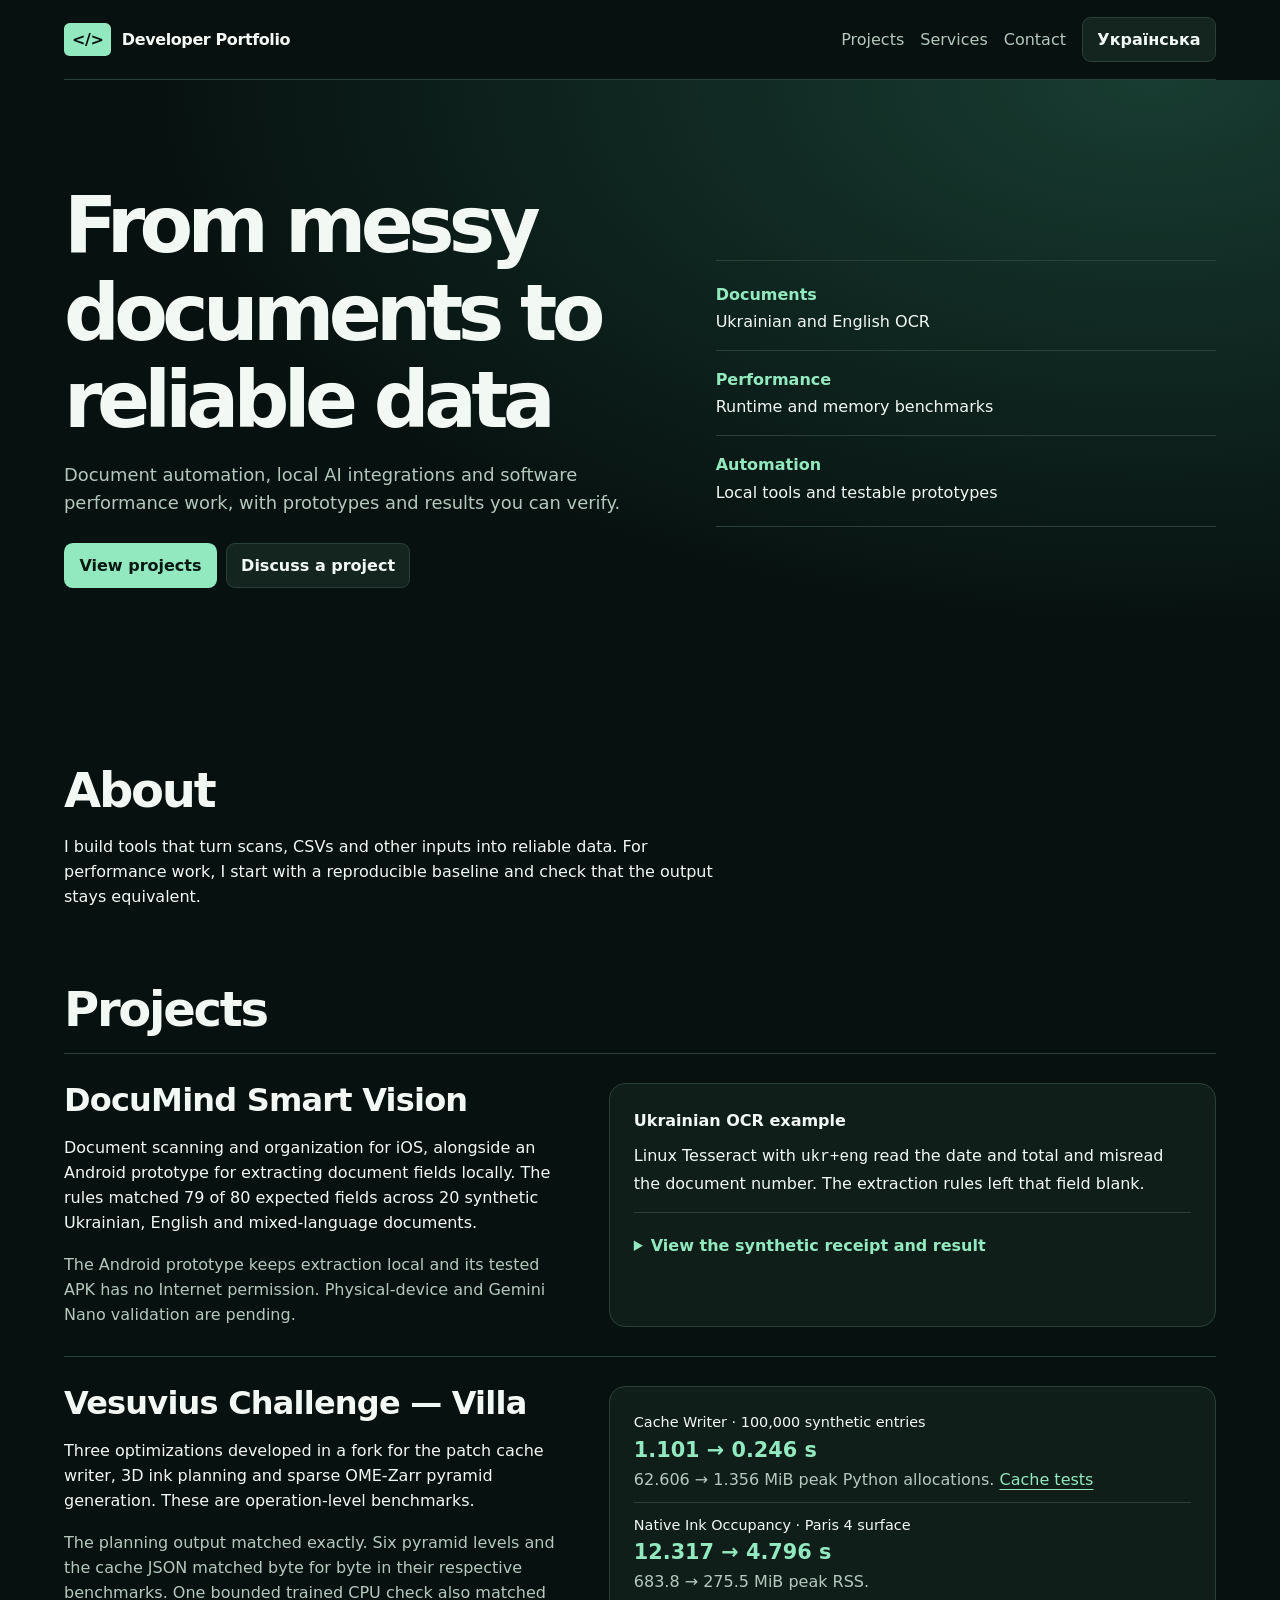
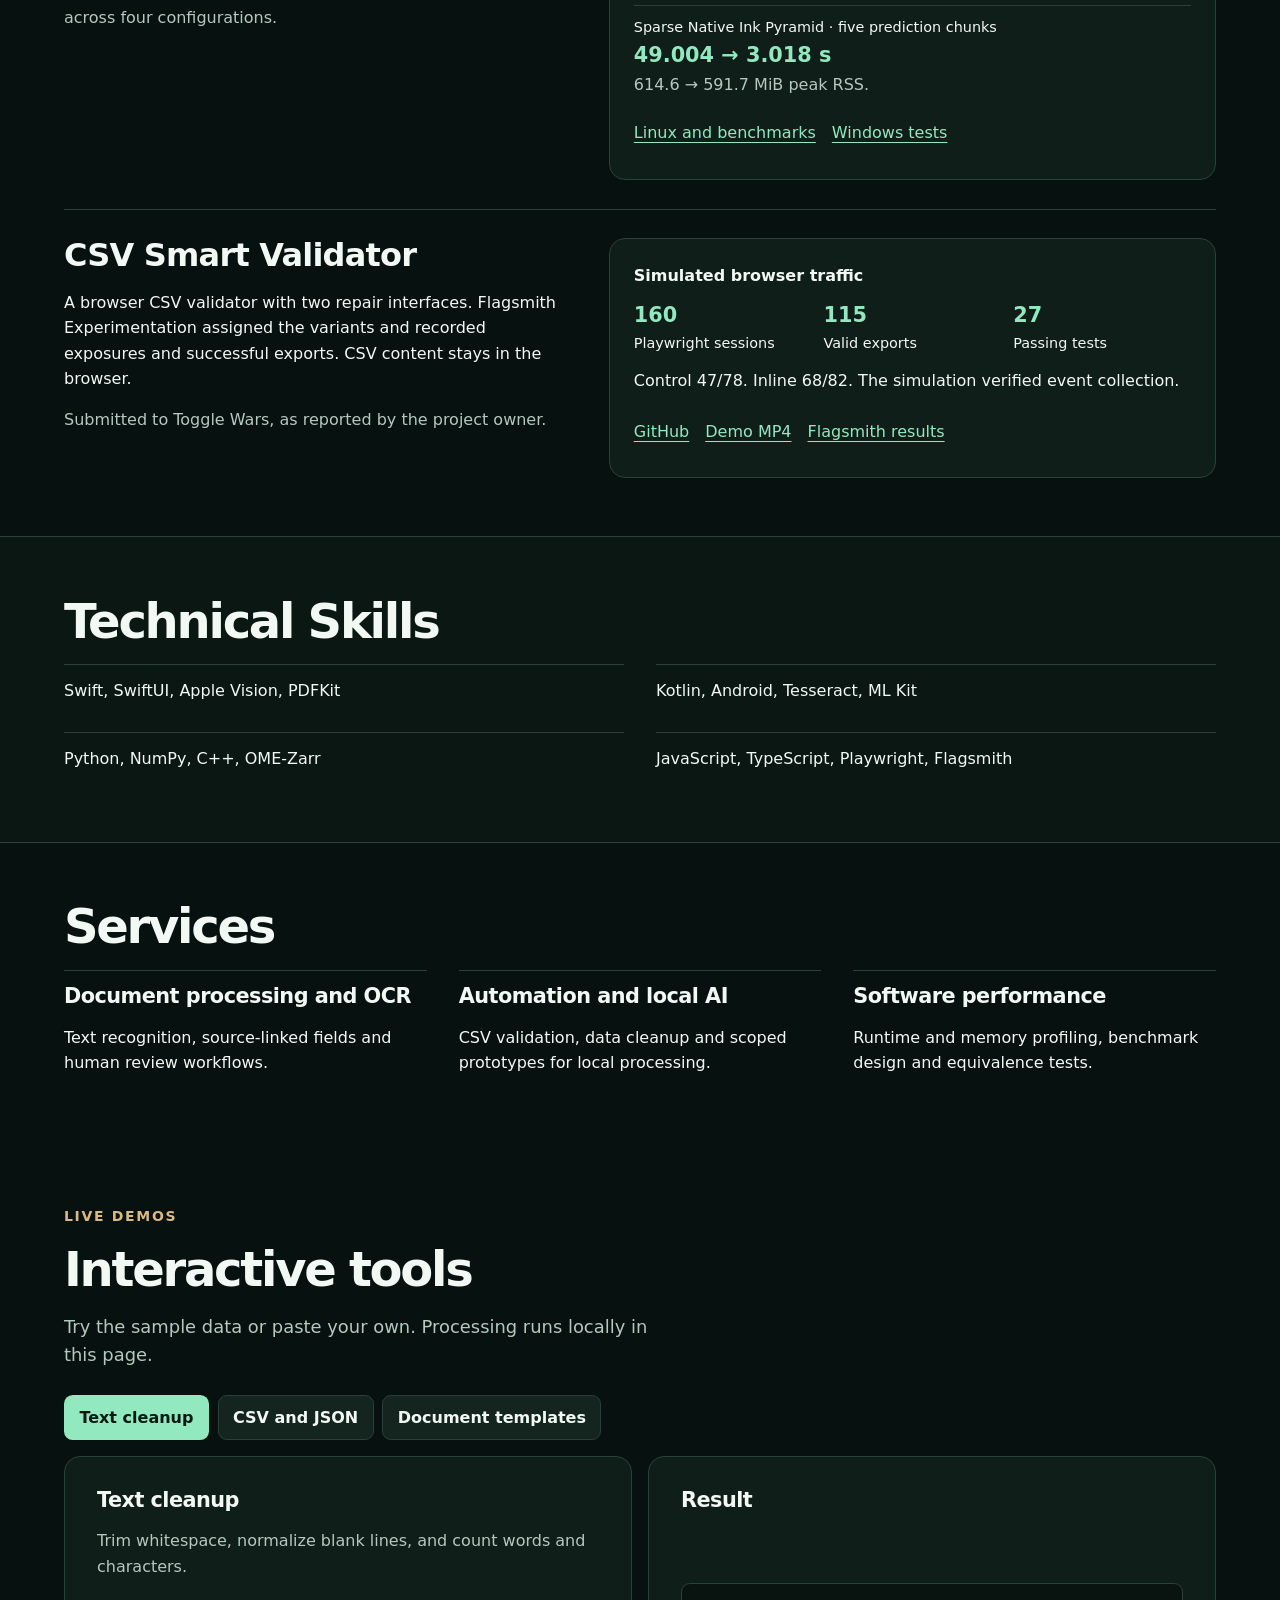
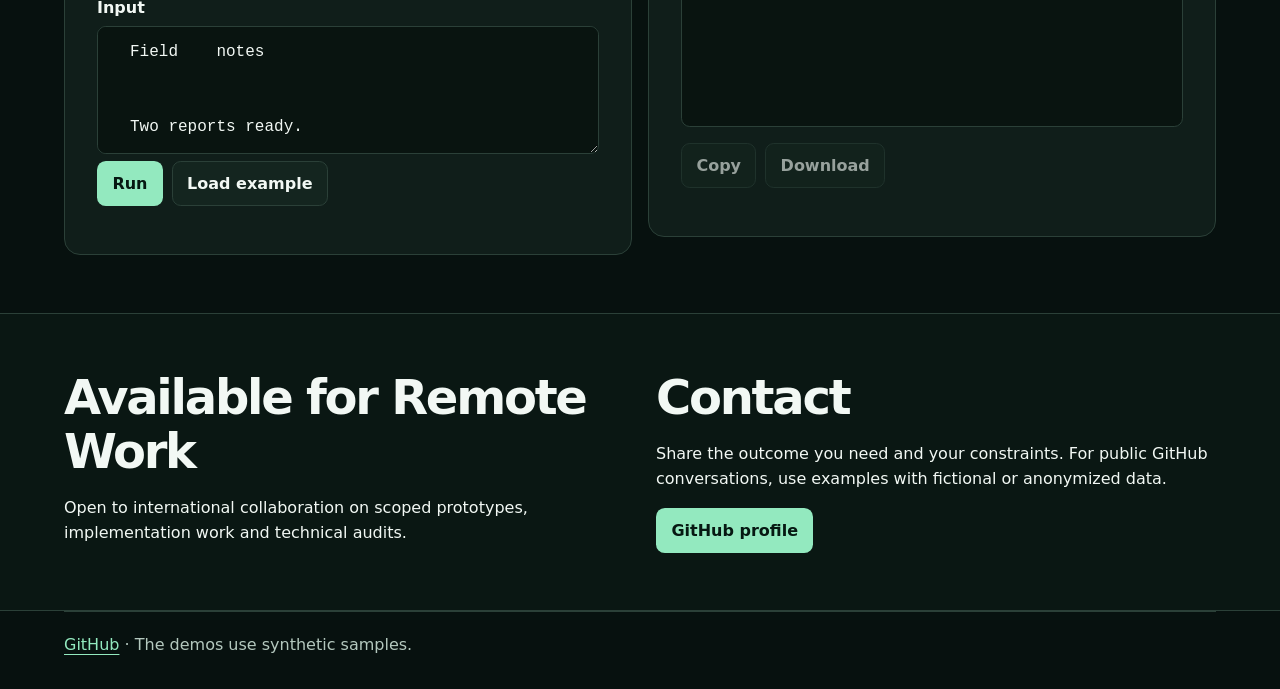
<file: docs/index.html>
<!doctype html>
<html lang="en">
<head>
<meta charset="utf-8">
<meta name="viewport" content="width=device-width, initial-scale=1">
<title>Developer Portfolio | OCR, Automation &amp; Software Performance</title>
<meta name="description" content="Portfolio for remote document automation, local OCR and AI integrations, software performance, and prototypes with reproducible evidence.">
<meta name="theme-color" content="#07110f">
<link rel="canonical" href="https://dmitro72-deputat.github.io/portfolio/">
<link rel="alternate" hreflang="en" href="https://dmitro72-deputat.github.io/portfolio/">
<link rel="alternate" hreflang="uk" href="https://dmitro72-deputat.github.io/portfolio/uk.html">
<link rel="alternate" hreflang="x-default" href="https://dmitro72-deputat.github.io/portfolio/">
<meta property="og:type" content="website">
<meta property="og:title" content="Developer Portfolio | OCR, Automation &amp; Software Performance">
<meta property="og:description" content="Portfolio for remote document automation, local OCR and AI integrations, software performance, and prototypes with reproducible evidence.">
<meta property="og:url" content="https://dmitro72-deputat.github.io/portfolio/">
<meta property="og:locale" content="en_US">
<meta property="og:image" content="https://dmitro72-deputat.github.io/portfolio/assets/portfolio-preview.png">
<meta property="og:image:width" content="1200">
<meta property="og:image:height" content="630">
<meta property="og:image:alt" content="Portfolio for document automation, local AI and software performance">
<link rel="stylesheet" href="./style.css">
<script type="application/ld+json">
{
  "@context": "https://schema.org",
  "@type": "ProfilePage",
  "url": "https://dmitro72-deputat.github.io/portfolio/",
  "inLanguage": "en",
  "mainEntity": {
    "@type": "Person",
    "alternateName": "dmitro72-deputat",
    "url": "https://dmitro72-deputat.github.io/portfolio/",
    "sameAs": "https://github.com/dmitro72-deputat",
    "knowsAbout": ["Optical character recognition", "Document automation", "Local AI", "Software performance"]
  }
}
</script>
<script defer src="./logic.js"></script>
<script defer src="./app.js"></script>
</head>
<body>
<a class="skip" href="#main">Skip to content</a>
<header>
<a class="brand" href="./index.html"><span class="mark" aria-hidden="true">&lt;/&gt;</span>Developer Portfolio</a>
<nav aria-label="Main navigation">
<a href="#projects">Projects</a><a href="#services">Services</a><a href="#contact">Contact</a>
<a class="button" href="./uk.html" hreflang="uk" lang="uk">Українська</a>
</nav>
</header>
<main id="main">
<div class="hero"><div class="inner hero-grid">
<div><h1>From messy documents to reliable data</h1><p class="lead">Document automation, local AI integrations and software performance work, with prototypes and results you can verify.</p><div class="actions"><a class="button primary" href="#projects">View projects</a><a class="button" href="#contact">Discuss a project</a></div></div>
<aside class="hero-evidence" aria-label="Work at a glance">
<ul><li><span>Documents</span>Ukrainian and English OCR</li><li><span>Performance</span>Runtime and memory benchmarks</li><li><span>Automation</span>Local tools and testable prototypes</li></ul>
</aside>
</div></div>
<section id="about" class="inner narrow"><h2>About</h2><p>I build tools that turn scans, CSVs and other inputs into reliable data. For performance work, I start with a reproducible baseline and check that the output stays equivalent.</p></section>

<section id="projects" class="inner">
<h2>Projects</h2>
<article class="project">
<div><h3>DocuMind Smart Vision</h3><p>Document scanning and organization for iOS, alongside an Android prototype for extracting document fields locally. The rules matched 79 of 80 expected fields across 20 synthetic Ukrainian, English and mixed-language documents.</p><p class="meta">The Android prototype keeps extraction local and its tested APK has no Internet permission. Physical-device and Gemini Nano validation are pending.</p></div>
<div class="card evidence"><h4>Ukrainian OCR example</h4><p>Linux Tesseract with <code>ukr+eng</code> read the date and total and misread the document number. The extraction rules left that field blank.</p>
<details><summary>View the synthetic receipt and result</summary><img src="./assets/synthetic-receipt.png" width="1120" height="520" loading="lazy" alt="Synthetic receipt OCR-0010, dated 26 November 2026, totaling 135 Ukrainian hryvnias"><p><code>2026-11-26</code> · <code>135.00 UAH</code> · document number withheld</p></details></div>
</article>
<article class="project">
<div><h3>Vesuvius Challenge — Villa</h3><p>Three optimizations developed in a fork for the patch cache writer, 3D ink planning and sparse OME-Zarr pyramid generation. These are operation-level benchmarks.</p><p class="meta">The planning output matched exactly. Six pyramid levels and the cache JSON matched byte for byte in their respective benchmarks. One bounded trained CPU check also matched across four configurations.</p></div>
<div class="card evidence"><dl class="metrics"><div><dt>Cache Writer · 100,000 synthetic entries</dt><dd>1.101 → 0.246 s</dd><dd class="meta">62.606 → 1.356 MiB peak Python allocations. <a href="https://github.com/dmitro72-deputat/villa-validation/actions/runs/45852157905">Cache tests</a></dd></div>
<div><dt>Native Ink Occupancy · Paris 4 surface</dt><dd>12.317 → 4.796 s</dd><dd class="meta">683.8 → 275.5 MiB peak RSS.</dd></div>
<div><dt>Sparse Native Ink Pyramid · five prediction chunks</dt><dd>49.004 → 3.018 s</dd><dd class="meta">614.6 → 591.7 MiB peak RSS.</dd></div></dl>
<p class="links"><a href="https://github.com/dmitro72-deputat/villa-validation/actions/runs/45925374244">Linux and benchmarks</a><a href="https://github.com/dmitro72-deputat/villa-validation/actions/runs/45925374241">Windows tests</a></p></div>
</article>
<article class="project">
<div><h3>CSV Smart Validator</h3><p>A browser CSV validator with two repair interfaces. Flagsmith Experimentation assigned the variants and recorded exposures and successful exports. CSV content stays in the browser.</p><p class="meta">Submitted to Toggle Wars, as reported by the project owner.</p></div>
<div class="card evidence"><h4>Simulated browser traffic</h4><dl class="compact"><div><dt>Playwright sessions</dt><dd>160</dd></div><div><dt>Valid exports</dt><dd>115</dd></div><div><dt>Passing tests</dt><dd>27</dd></div></dl><p>Control 47/78. Inline 68/82. The simulation verified event collection.</p><p class="links"><a href="https://github.com/dmitro72-deputat/csv-smart-validator">GitHub</a><a href="https://raw.githubusercontent.com/dmitro72-deputat/csv-smart-validator/322075c3cfb2499868e1639f7582802ea14d7ffa/artifacts/toggle-wars-demo.mp4">Demo MP4</a><a href="https://raw.githubusercontent.com/dmitro72-deputat/csv-smart-validator/322075c3cfb2499868e1639f7582802ea14d7ffa/artifacts/flagsmith-dashboard.png">Flagsmith results</a></p></div>
</article></section>
<div class="band"><section id="skills" class="inner"><h2>Technical Skills</h2><ul class="skill-list"><li>Swift, SwiftUI, Apple Vision, PDFKit</li><li>Kotlin, Android, Tesseract, ML Kit</li><li>Python, NumPy, C++, OME-Zarr</li><li>JavaScript, TypeScript, Playwright, Flagsmith</li></ul></section></div>
<section id="services" class="inner"><h2>Services</h2><ul class="services"><li><h3>Document processing and OCR</h3><p>Text recognition, source-linked fields and human review workflows.</p></li><li><h3>Automation and local AI</h3><p>CSV validation, data cleanup and scoped prototypes for local processing.</p></li><li><h3>Software performance</h3><p>Runtime and memory profiling, benchmark design and equivalence tests.</p></li></ul></section>
<section id="tools" class="inner">
<p class="eyebrow">Live demos</p><h2>Interactive tools</h2><p class="lead">Try the sample data or paste your own. Processing runs locally in this page.</p>
<div class="modes" role="group" aria-label="Interactive tools">
<button type="button" data-mode="text" aria-pressed="true">Text cleanup</button>
<button type="button" data-mode="data" aria-pressed="false">CSV and JSON</button>
<button type="button" data-mode="doc" aria-pressed="false">Document templates</button>
</div>
<div class="work-grid">
<form class="card" id="tool">
<h3 id="tool-title">Text cleanup</h3><p class="meta" id="hint"></p>
<div id="format-group" hidden><label for="format">Data format</label><select id="format"><option value="CSV">CSV — comma</option><option value="CSV_SEMI">CSV — semicolon</option><option value="TSV">TSV — tab</option><option>JSON</option></select></div>
<label id="input-label" for="input">Input</label>
<textarea id="input" maxlength="200000" spellcheck="false" aria-describedby="hint"></textarea>
<div id="values-group" hidden><label for="values">Values (JSON object)</label><textarea id="values" maxlength="200000" spellcheck="false"></textarea></div>
<div class="actions"><button class="primary" id="run">Run</button><button type="button" id="sample">Load example</button></div>
</form>
<div class="card"><h3 id="result-label">Result</h3><p class="status" id="status" role="status"></p>
<pre class="output" id="result" tabindex="0" aria-labelledby="result-label"></pre>
<div class="actions output-actions"><button type="button" id="copy" disabled>Copy</button><button type="button" id="download" disabled>Download</button></div>
</div></div>
<noscript><p>Enable JavaScript to run the interactive tools.</p></noscript>
</section>
<div class="band"><section id="availability" class="inner availability"><div>
<h2>Available for Remote Work</h2>
<p>Open to international collaboration on scoped prototypes, implementation work and technical audits.</p>
</div><div id="contact"><h2>Contact</h2><p>Share the outcome you need and your constraints. For public GitHub conversations, use examples with fictional or anonymized data.</p><a class="button primary" href="https://github.com/dmitro72-deputat">GitHub profile</a></div></section></div>
</main>
<footer><a href="https://github.com/dmitro72-deputat">GitHub</a> · The demos use synthetic samples.</footer>
</body></html>
</file>
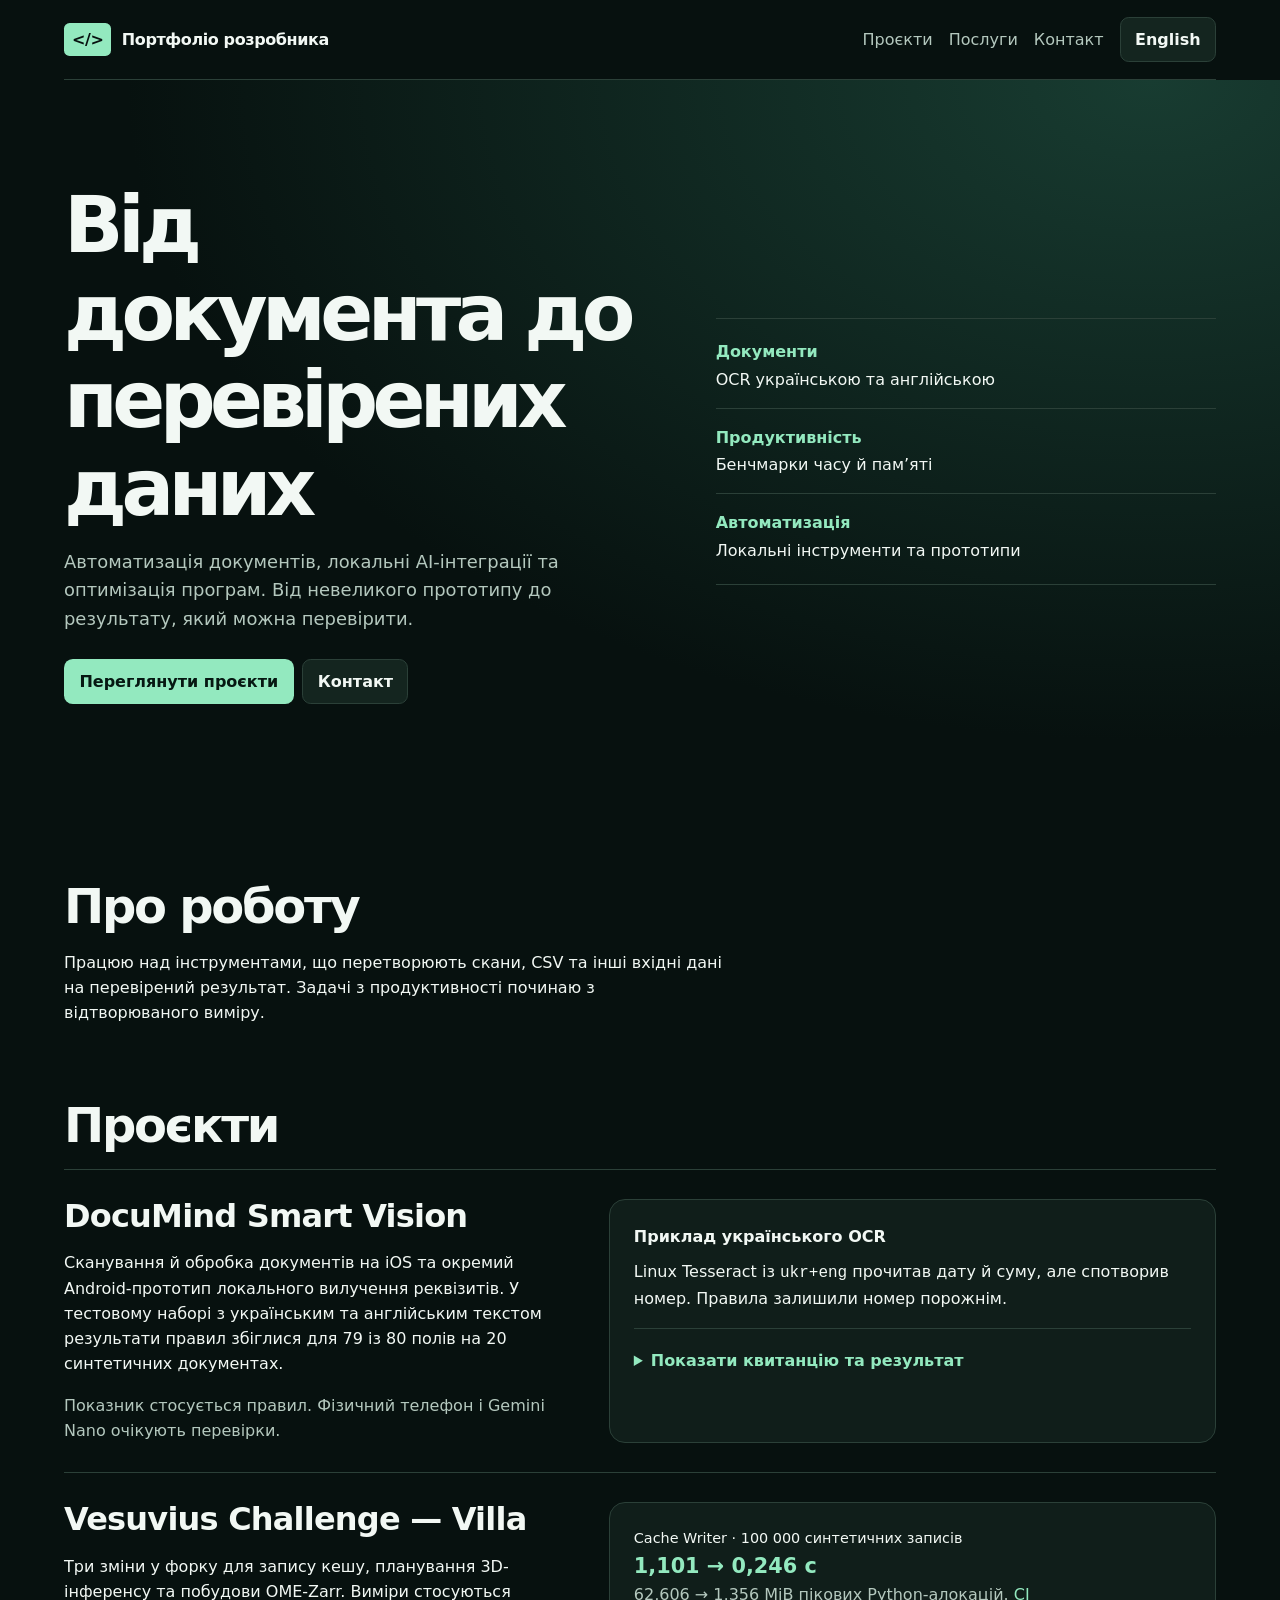
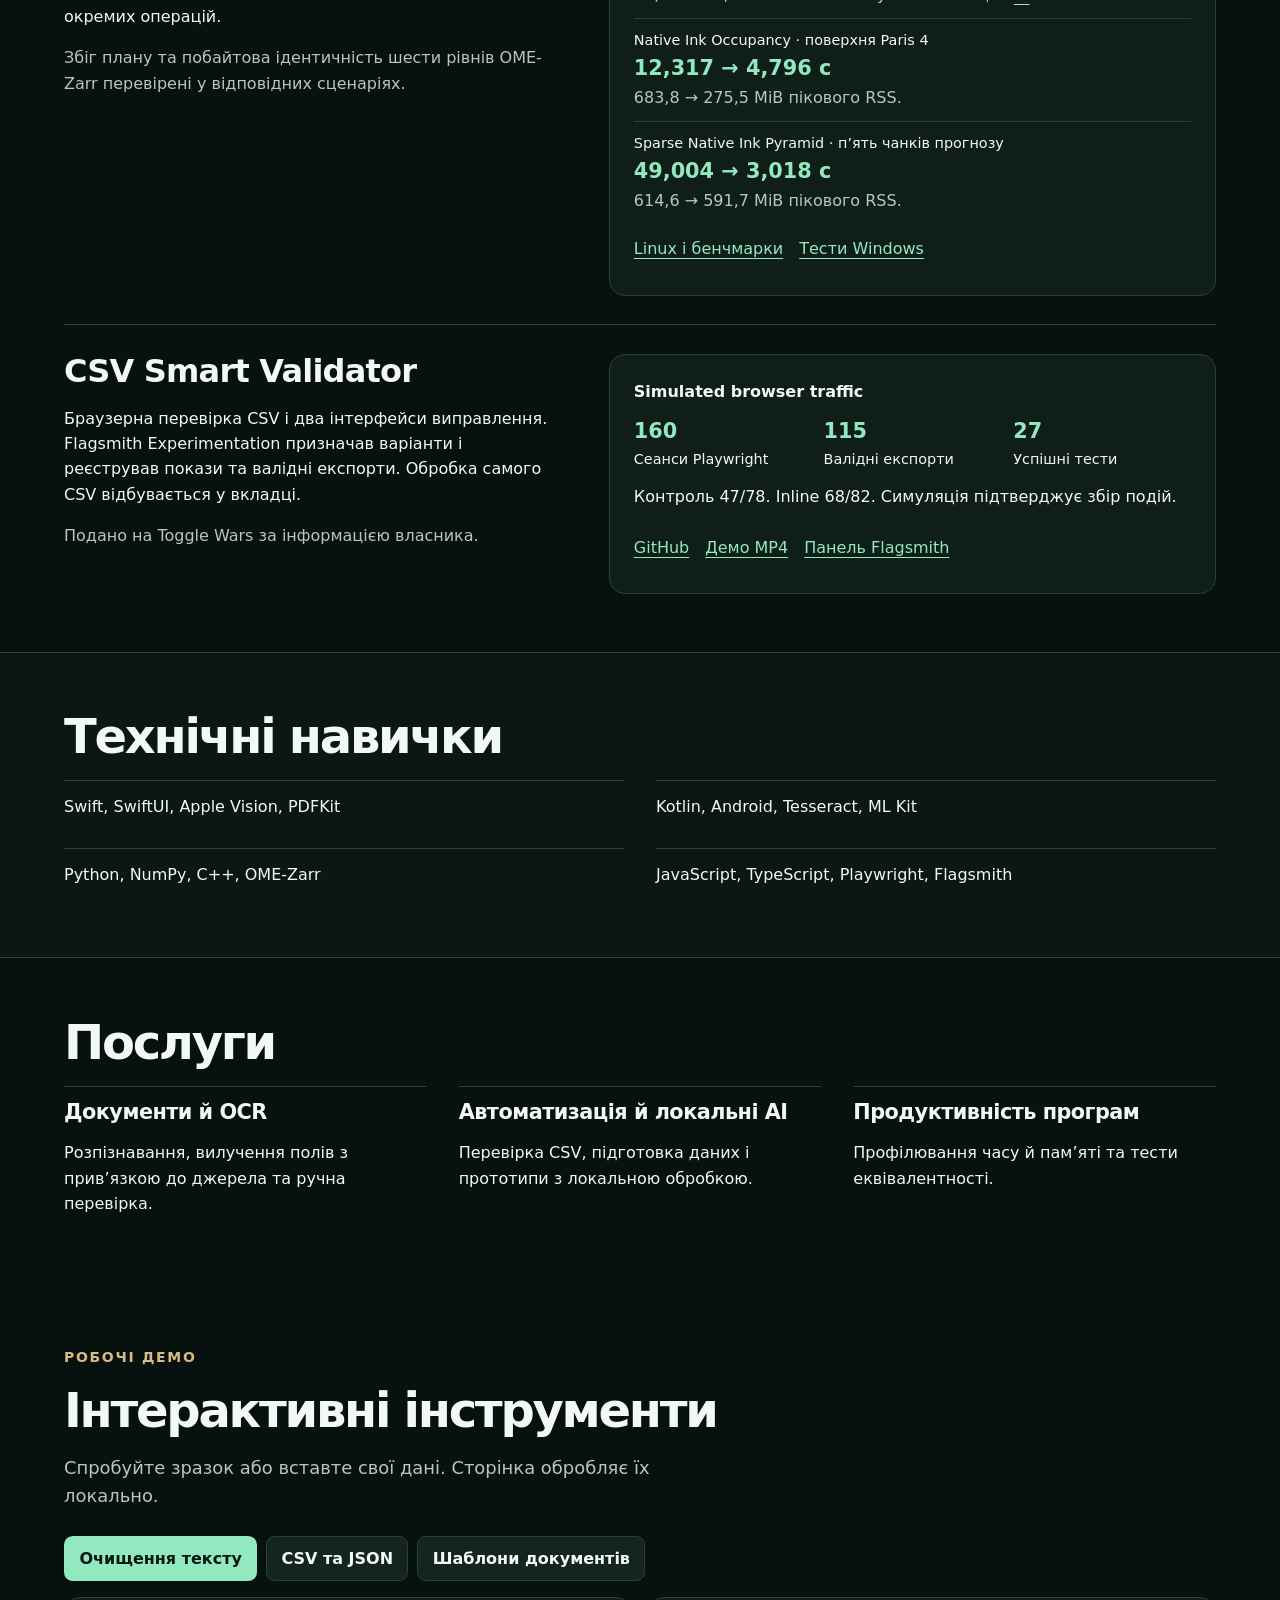
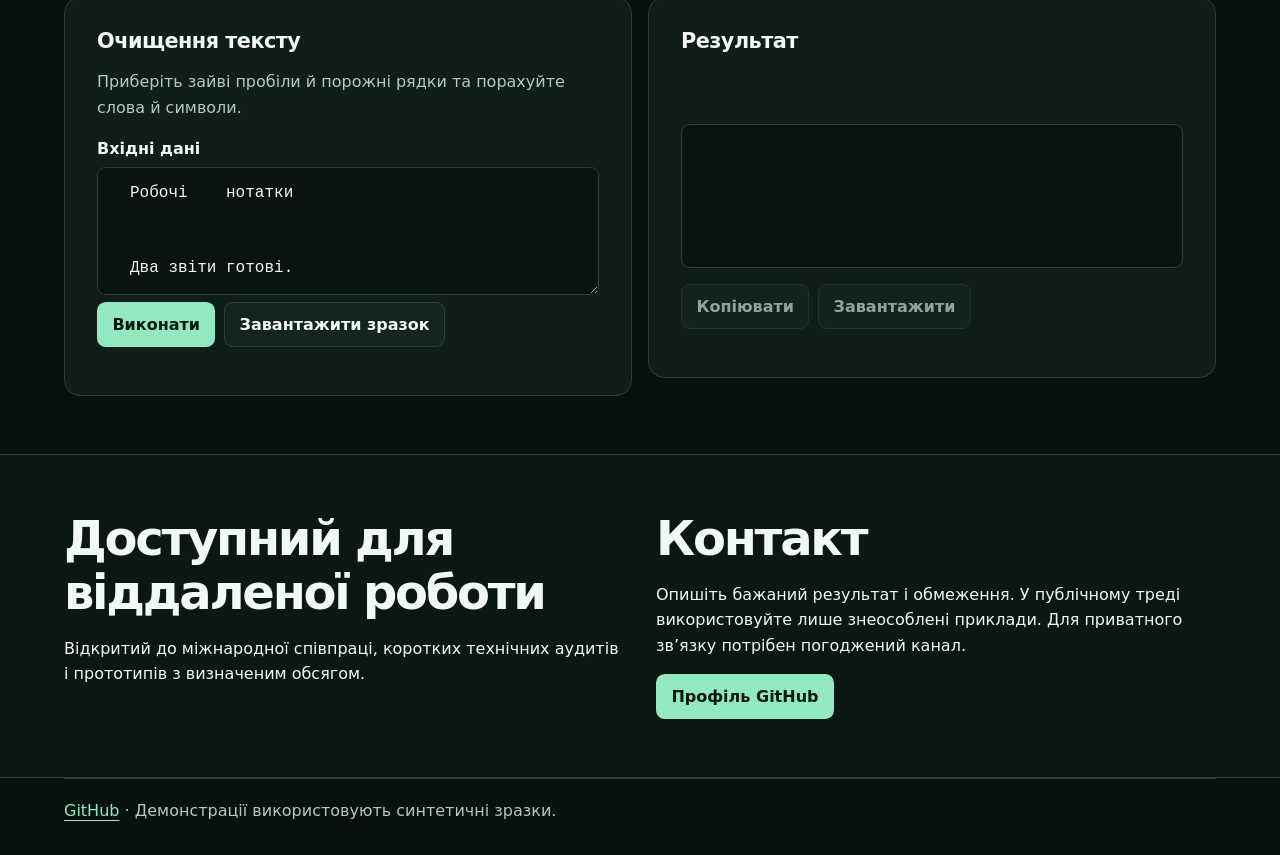
<file: docs/uk.html>
<!doctype html>
<html lang="uk">
<head>
<meta charset="utf-8">
<meta name="viewport" content="width=device-width, initial-scale=1">
<title>Портфоліо розробника · OCR, автоматизація й оптимізація</title>
<meta name="description" content="Розробка локальних OCR та AI-інтеграцій, автоматизація CSV і оптимізація програм. Проєкти DocuMind, Villa та CSV Smart Validator.">
<meta name="theme-color" content="#07110f">
<link rel="canonical" href="https://dmitro72-deputat.github.io/portfolio/uk.html">
<link rel="alternate" hreflang="en" href="https://dmitro72-deputat.github.io/portfolio/">
<link rel="alternate" hreflang="uk" href="https://dmitro72-deputat.github.io/portfolio/uk.html">
<link rel="alternate" hreflang="x-default" href="https://dmitro72-deputat.github.io/portfolio/">
<meta property="og:type" content="website">
<meta property="og:title" content="Портфоліо розробника · OCR, автоматизація й оптимізація">
<meta property="og:description" content="Розробка локальних OCR та AI-інтеграцій, автоматизація CSV і оптимізація програм. Проєкти DocuMind, Villa та CSV Smart Validator.">
<meta property="og:url" content="https://dmitro72-deputat.github.io/portfolio/uk.html">
<meta property="og:locale" content="uk_UA">
<meta property="og:image" content="https://dmitro72-deputat.github.io/portfolio/assets/portfolio-preview.png">
<meta property="og:image:width" content="1200">
<meta property="og:image:height" content="630">
<meta property="og:image:alt" content="Портфоліо з автоматизації документів, локального AI та оптимізації програм">
<link rel="stylesheet" href="./style.css">
<script type="application/ld+json">
{
  "@context": "https://schema.org",
  "@type": "ProfilePage",
  "url": "https://dmitro72-deputat.github.io/portfolio/uk.html",
  "inLanguage": "uk",
  "mainEntity": {
    "@type": "Person",
    "alternateName": "dmitro72-deputat",
    "url": "https://dmitro72-deputat.github.io/portfolio/",
    "sameAs": "https://github.com/dmitro72-deputat",
    "knowsAbout": ["Optical character recognition", "Document automation", "Local AI", "Software performance"]
  }
}
</script>
<script defer src="./logic.js"></script>
<script defer src="./app.js"></script>
</head>
<body>
<a class="skip" href="#main">Перейти до вмісту</a>
<header>
<a class="brand" href="./uk.html"><span class="mark" aria-hidden="true">&lt;/&gt;</span>Портфоліо розробника</a>
<nav aria-label="Головна навігація">
<a href="#projects">Проєкти</a><a href="#services">Послуги</a><a href="#contact">Контакт</a>
<a class="button" href="./index.html" hreflang="en" lang="en">English</a>
</nav>
</header>
<main id="main">
<div class="hero"><div class="inner hero-grid">
<div><h1>Від документа до перевірених даних</h1><p class="lead">Автоматизація документів, локальні AI-інтеграції та оптимізація програм. Від невеликого прототипу до результату, який можна перевірити.</p><div class="actions"><a class="button primary" href="#projects">Переглянути проєкти</a><a class="button" href="#contact">Контакт</a></div></div>
<aside class="hero-evidence" aria-label="Коротко про роботу">
<ul><li><span>Документи</span>OCR українською та англійською</li><li><span>Продуктивність</span>Бенчмарки часу й пам’яті</li><li><span>Автоматизація</span>Локальні інструменти та прототипи</li></ul>
</aside>
</div></div>
<section id="about" class="inner narrow"><h2>Про роботу</h2><p>Працюю над інструментами, що перетворюють скани, CSV та інші вхідні дані на перевірений результат. Задачі з продуктивності починаю з відтворюваного виміру.</p></section>

<section id="projects" class="inner">
<h2>Проєкти</h2>
<article class="project">
<div><h3>DocuMind Smart Vision</h3><p>Сканування й обробка документів на iOS та окремий Android-прототип локального вилучення реквізитів. У тестовому наборі з українським та англійським текстом результати правил збіглися для 79 із 80 полів на 20 синтетичних документах.</p><p class="meta">Показник стосується правил. Фізичний телефон і Gemini Nano очікують перевірки.</p></div>
<div class="card evidence"><h4>Приклад українського OCR</h4><p>Linux Tesseract із <code>ukr+eng</code> прочитав дату й суму, але спотворив номер. Правила залишили номер порожнім.</p>
<details><summary>Показати квитанцію та результат</summary><img src="./assets/synthetic-receipt.png" width="1120" height="520" loading="lazy" alt="Синтетична квитанція OCR-0010, датована 26.11.2026, на суму 135 гривень"><p><code>2026-11-26</code> · <code>135.00 UAH</code> · номер не прийнято</p></details></div>
</article>
<article class="project">
<div><h3>Vesuvius Challenge — Villa</h3><p>Три зміни у форку для запису кешу, планування 3D-інференсу та побудови OME-Zarr. Виміри стосуються окремих операцій.</p><p class="meta">Збіг плану та побайтова ідентичність шести рівнів OME-Zarr перевірені у відповідних сценаріях.</p></div>
<div class="card evidence"><dl class="metrics"><div><dt>Cache Writer · 100&nbsp;000 синтетичних записів</dt><dd>1,101 → 0,246 с</dd><dd class="meta">62,606 → 1,356 MiB пікових Python-алокацій. <a href="https://github.com/dmitro72-deputat/villa-validation/actions/runs/45852157905">CI</a></dd></div>
<div><dt>Native Ink Occupancy · поверхня Paris 4</dt><dd>12,317 → 4,796 с</dd><dd class="meta">683,8 → 275,5 MiB пікового RSS.</dd></div>
<div><dt>Sparse Native Ink Pyramid · п’ять чанків прогнозу</dt><dd>49,004 → 3,018 с</dd><dd class="meta">614,6 → 591,7 MiB пікового RSS.</dd></div></dl>
<p class="links"><a href="https://github.com/dmitro72-deputat/villa-validation/actions/runs/45925374244">Linux і бенчмарки</a><a href="https://github.com/dmitro72-deputat/villa-validation/actions/runs/45925374241">Тести Windows</a></p></div>
</article>
<article class="project">
<div><h3>CSV Smart Validator</h3><p>Браузерна перевірка CSV і два інтерфейси виправлення. Flagsmith Experimentation призначав варіанти і реєстрував покази та валідні експорти. Обробка самого CSV відбувається у вкладці.</p><p class="meta">Подано на Toggle Wars за інформацією власника.</p></div>
<div class="card evidence"><h4>Simulated browser traffic</h4><dl class="compact"><div><dt>Сеанси Playwright</dt><dd>160</dd></div><div><dt>Валідні експорти</dt><dd>115</dd></div><div><dt>Успішні тести</dt><dd>27</dd></div></dl><p>Контроль 47/78. Inline 68/82. Симуляція підтверджує збір подій.</p><p class="links"><a href="https://github.com/dmitro72-deputat/csv-smart-validator">GitHub</a><a href="https://raw.githubusercontent.com/dmitro72-deputat/csv-smart-validator/322075c3cfb2499868e1639f7582802ea14d7ffa/artifacts/toggle-wars-demo.mp4">Демо MP4</a><a href="https://raw.githubusercontent.com/dmitro72-deputat/csv-smart-validator/322075c3cfb2499868e1639f7582802ea14d7ffa/artifacts/flagsmith-dashboard.png">Панель Flagsmith</a></p></div>
</article></section>
<div class="band"><section id="skills" class="inner"><h2>Технічні навички</h2><ul class="skill-list"><li>Swift, SwiftUI, Apple Vision, PDFKit</li><li>Kotlin, Android, Tesseract, ML Kit</li><li>Python, NumPy, C++, OME-Zarr</li><li>JavaScript, TypeScript, Playwright, Flagsmith</li></ul></section></div>
<section id="services" class="inner"><h2>Послуги</h2><ul class="services"><li><h3>Документи й OCR</h3><p>Розпізнавання, вилучення полів з прив’язкою до джерела та ручна перевірка.</p></li><li><h3>Автоматизація й локальні AI</h3><p>Перевірка CSV, підготовка даних і прототипи з локальною обробкою.</p></li><li><h3>Продуктивність програм</h3><p>Профілювання часу й пам’яті та тести еквівалентності.</p></li></ul></section>
<section id="tools" class="inner">
<p class="eyebrow">Робочі демо</p><h2>Інтерактивні інструменти</h2><p class="lead">Спробуйте зразок або вставте свої дані. Сторінка обробляє їх локально.</p>
<div class="modes" role="group" aria-label="Інтерактивні інструменти">
<button type="button" data-mode="text" aria-pressed="true">Очищення тексту</button>
<button type="button" data-mode="data" aria-pressed="false">CSV та JSON</button>
<button type="button" data-mode="doc" aria-pressed="false">Шаблони документів</button>
</div>
<div class="work-grid">
<form class="card" id="tool">
<h3 id="tool-title">Очищення тексту</h3><p class="meta" id="hint"></p>
<div id="format-group" hidden><label for="format">Формат даних</label><select id="format"><option value="CSV">CSV — кома</option><option value="CSV_SEMI">CSV — крапка з комою</option><option value="TSV">TSV — табуляція</option><option>JSON</option></select></div>
<label id="input-label" for="input">Вхідні дані</label>
<textarea id="input" maxlength="200000" spellcheck="false" aria-describedby="hint"></textarea>
<div id="values-group" hidden><label for="values">Значення (об’єкт JSON)</label><textarea id="values" maxlength="200000" spellcheck="false"></textarea></div>
<div class="actions"><button class="primary" id="run">Виконати</button><button type="button" id="sample">Завантажити зразок</button></div>
</form>
<div class="card"><h3 id="result-label">Результат</h3><p class="status" id="status" role="status"></p>
<pre class="output" id="result" tabindex="0" aria-labelledby="result-label"></pre>
<div class="actions output-actions"><button type="button" id="copy" disabled>Копіювати</button><button type="button" id="download" disabled>Завантажити</button></div>
</div></div>
<noscript><p>Увімкніть JavaScript для роботи інструментів.</p></noscript>
</section>
<div class="band"><section id="availability" class="inner availability"><div>
<h2>Доступний для віддаленої роботи</h2>
<p>Відкритий до міжнародної співпраці, коротких технічних аудитів і прототипів з визначеним обсягом.</p>
</div><div id="contact"><h2>Контакт</h2><p>Опишіть бажаний результат і обмеження. У публічному треді використовуйте лише знеособлені приклади. Для приватного зв’язку потрібен погоджений канал.</p><a class="button primary" href="https://github.com/dmitro72-deputat">Профіль GitHub</a></div></section></div>
</main>
<footer><a href="https://github.com/dmitro72-deputat">GitHub</a> · Демонстрації використовують синтетичні зразки.</footer>
</body></html>
</file>
<file: docs/style.css>
:root{color-scheme:dark;--bg:#07110f;--panel:#101e1a;--border:#2b4038;--ink:#f2f8f4;--muted:#b4c8be;--mint:#93e9bf;--gold:#d9ba83;--width:70rem;font-family:system-ui,sans-serif}
*{box-sizing:border-box}
body{margin:0;background:var(--bg);color:var(--ink);font-size:1rem;line-height:1.58}
a{color:var(--mint);text-underline-offset:.22em}
nav a,.brand{text-decoration:none;color:var(--ink)}
header,.inner,footer{width:min(var(--width),calc(100% - 2rem));margin:auto}
header{min-height:5rem;display:flex;align-items:center;justify-content:space-between;gap:1rem;flex-wrap:wrap;padding:.8rem 0;border-bottom:1px solid var(--border)}
.brand{font-weight:750;letter-spacing:-.025em;display:flex;align-items:center;gap:.65rem}
.mark{background:var(--mint);color:var(--bg);padding:.25em .5em;border-radius:.35rem}
nav{display:flex;align-items:center;gap:1rem;flex-wrap:wrap}
nav a{color:var(--muted)}
.hero-grid,.work-grid{display:grid;grid-template-columns:minmax(0,1.2fr) minmax(0,1fr);gap:clamp(1rem,4vw,4rem);align-items:center}
.eyebrow{color:var(--gold);font-size:.875rem;font-weight:650;letter-spacing:.12em;text-transform:uppercase}
h1,h2,h3,p{margin:0 0 1rem}h1,h2,h3{line-height:1.12}
h1{font-size:clamp(2.9rem,7vw,5.65rem);letter-spacing:-.072em;max-width:11ch}
h2{font-size:clamp(2rem,4vw,3rem);letter-spacing:-.047em}
h3{font-size:1.3rem;letter-spacing:-.025em}
.lead{max-width:38rem;color:var(--muted);font-size:1.12rem;margin-bottom:1.6rem}
.button,button,select{min-height:44px;border:1px solid var(--border);border-radius:.55rem;font:inherit;background:#14251f;color:var(--ink);padding:.56rem .9rem}
button,.button{cursor:pointer;font-weight:650}
.button{display:inline-flex;align-items:center;text-decoration:none}
.primary,button[aria-pressed=true]{background:var(--mint);color:#061812;border-color:transparent}
button:disabled{opacity:.6;cursor:default}
button:hover:not(:disabled),a:hover{filter:brightness(1.12)}
:focus-visible{outline:3px solid var(--gold);outline-offset:4px}
.skip{position:absolute;left:1rem;top:-6rem;background:var(--bg);padding:.7rem;z-index:3}
.skip:focus{top:.5rem}
.card{min-width:0;background:var(--panel);border:1px solid var(--border);border-radius:1rem;padding:clamp(1rem,3vw,2rem)}
section{padding:3.6rem 0}
.modes,.actions{display:flex;flex-wrap:wrap;gap:.55rem;margin:0 0 1rem}
.work-grid{grid-template-columns:repeat(2,minmax(0,1fr));gap:1rem;align-items:start}
label{display:block;font-weight:650;margin:.75rem 0 .35rem}
textarea,pre.output{width:100%;font:inherit;border:1px solid var(--border);border-radius:.55rem;padding:.8rem;color:var(--ink);background:#091410}
textarea{font-family:ui-monospace,monospace;resize:vertical;min-height:8rem}
select{max-width:100%}
pre.output{min-height:9rem;max-height:25rem;overflow:auto;white-space:pre-wrap;overflow-wrap:anywhere;margin:0}
.meta,.status,footer{color:var(--muted)}
.status{min-height:2.7rem;margin:.7rem 0}
.output-actions{margin-top:1rem}
footer{border-top:1px solid var(--border);padding:1.2rem 0 2rem}
[hidden]{display:none!important}
@media(max-width:700px){.hero-grid,.work-grid{grid-template-columns:1fr}.hero{padding:3rem 0}section{padding:2.3rem 0}header{gap:.4rem}}

/* Project evidence and services */
:root{--width:72rem}
.hero{padding:clamp(3rem,8vw,7rem) 0;background:radial-gradient(ellipse at 90% 0%,#183c31 0%,transparent 63%)}
.hero h1{max-width:15ch;font-size:clamp(2.55rem,6.1vw,5.3rem);text-wrap:balance}
.hero-evidence{border-block:1px solid var(--border);padding:.3rem 0}
.hero-evidence ul,.skill-list,.services{list-style:none;padding:0;margin:0}
.hero-evidence li{padding:1rem 0;display:grid;gap:.12rem}
.hero-evidence li+li{border-top:1px solid var(--border)}
.hero-evidence span{font-weight:650;color:var(--mint)}
.narrow p,.project p,.availability p{max-width:65ch}
#about{padding-bottom:1.2rem}
#projects{padding-top:2.4rem}
.project{display:grid;grid-template-columns:minmax(0,.9fr) minmax(0,1.1fr);gap:clamp(1rem,4vw,3rem);border-top:1px solid var(--border);padding:1.8rem 0}
.project:last-child{padding-bottom:0}
.project h3{font-size:clamp(1.4rem,3vw,2rem)}
.project p:last-child,.services p:last-child,.availability p:last-child{margin-bottom:0}
h4{font-size:1rem;margin:0 0 .65rem}
.evidence.card{padding:clamp(1rem,2.5vw,1.5rem)}
.evidence details{border-top:1px solid var(--border);padding-top:.65rem}
.evidence summary{color:var(--mint);cursor:pointer;font-weight:650;min-height:44px;align-content:center}
.evidence details img{display:block;width:100%;height:auto;border-radius:.4rem;margin:.5rem 0}
.evidence details p{overflow-wrap:anywhere}
.metrics,.compact{margin:0 0 .85rem}
.metrics div+div{border-top:1px solid var(--border);margin-top:.65rem;padding-top:.65rem}
.metrics dt,.compact dt{font-size:.9rem}
.metrics dd,.compact dd{margin:0}
.metrics dd:not(.meta),.compact dd{color:var(--mint);font-size:1.3rem;font-weight:700;font-variant-numeric:tabular-nums}
.compact{display:grid;grid-template-columns:repeat(3,minmax(0,1fr));gap:.75rem}
.compact div{display:flex;flex-direction:column-reverse;min-width:0}
.links{display:flex;flex-wrap:wrap;gap:.25rem 1rem}
.links a{display:inline-flex;align-items:center;min-height:44px}
.band{background:#0a1713;border-block:1px solid var(--border)}
.skill-list,.services,.availability{display:grid;gap:1rem 2rem}
.skill-list,.availability{grid-template-columns:repeat(2,minmax(0,1fr))}
.skill-list li{border-top:1px solid var(--border);padding:.8rem 0}
.services{grid-template-columns:repeat(3,minmax(0,1fr))}
.services li{border-top:1px solid var(--border);padding:.9rem 0}
@media (max-width:700px){
  .hero{padding:2.75rem 0 2rem}
  .hero-evidence li{padding:.7rem 0}
  .project,.availability,.services{grid-template-columns:1fr}
  .project{padding:1.3rem 0}
  .availability{gap:1.75rem}
  nav{gap:.55rem .8rem}
  nav a{min-height:44px;align-content:center}
}
@media (max-width:380px){.skill-list{grid-template-columns:1fr;gap:0}}
</file>
